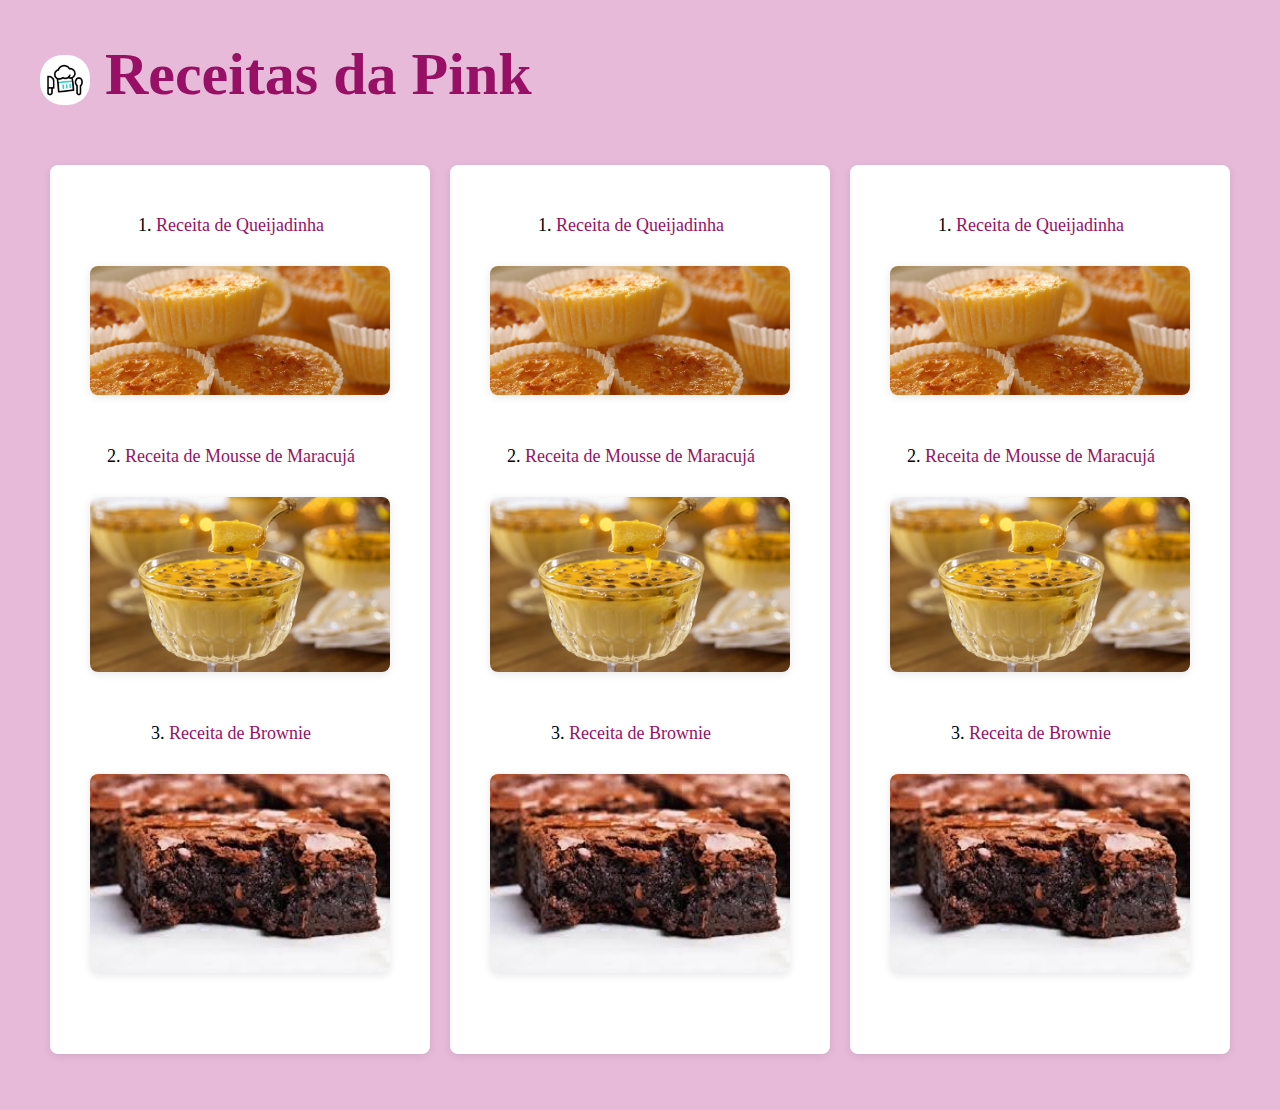
<file: index.html>
<!DOCTYPE html>
<html lang="en">
<head>
    <meta charset="UTF-8">
    <meta name="viewport" content="width=device-width, initial-scale=1.0">
    <title>Receitas da Pink</title>
    <link rel="icon" href="images/chefe-de-cozinha.png" type="image/x-icon">
    <style>
        body {
            font-family: Cupperplate, fantasy;
            margin: 40px;
            background-color: #e8bada;
        }

        h1 {
            color: #971065;
            font-size: 60px;
        }
        .receitas {
            display: flex;
            flex-wrap: wrap;
            justify-content: center;
            gap: 20px;
        }
        ol {
            display:flex;
            flex-direction: column;
            align-items: center;
            background: #fff;
            padding: 40px;
            border-radius: 8px;
            box-shadow: 0 2px 8px rgba(0,0,0,0.1);
            width: 300px;
        }
        li {
            margin: 10px 0;
            font-size: 18px;
        }
        a{
            color: #971065;
            text-decoration: none;
        }
        hr {
            border: none;
            border-top: 1px solid #eee;
            margin: 10px 0;
        }
        .imagens {
            display: flex;
            margin: 20px auto;
            border-radius: 8px;
            box-shadow: 0 2px 8px rgba(0,0,0,0.1);
        }
        .gif {
            width: 50px;
            height: 50px;
            vertical-align: middle;
            border-radius: 45%;
        }

    
        </style>
</head>
<body>
    <h1>
        <img class="gif" src="images/chapeu-de-chef.gif" alt="Pink Icon">
        Receitas da Pink
    </h1>
    <div class="receitas">
    <div class="container">
        <ol>
        <li><a href="queijadinha.html">Receita de Queijadinha</a></li>
        <img class="imagens" src="images/queijadinha.jpg" alt="Queijadinha" width="300">
        <hr>
        <li> <a href="mousse.html">Receita de Mousse de Maracujá</a></li>
        <img class="imagens" src="images/mousse.avif" alt="Mousse de Maracujá" width="300">
        <hr>
        <li><a href="brownie.html">Receita de Brownie</a></li>
        <img class="imagens" src="images/brownie.jpg" alt="Brownie" width="300">
        <hr>
    </ol>
    </div>
    <div class="container">
        <ol>
        <li><a href="queijadinha.html">Receita de Queijadinha</a></li>
        <img class="imagens" src="images/queijadinha.jpg" alt="Queijadinha" width="300">
        <hr>
        <li> <a href="mousse.html">Receita de Mousse de Maracujá</a></li>
        <img class="imagens" src="images/mousse.avif" alt="Mousse de Maracujá" width="300">
        <hr>
        <li><a href="brownie.html">Receita de Brownie</a></li>
        <img class="imagens" src="images/brownie.jpg" alt="Brownie" width="300">
        <hr>
    </ol>
    </div>
    <div class="container">
        <ol>
        <li><a href="queijadinha.html">Receita de Queijadinha</a></li>
        <img class="imagens" src="images/queijadinha.jpg" alt="Queijadinha" width="300">
        <hr>
        <li> <a href="mousse.html">Receita de Mousse de Maracujá</a></li>
        <img class="imagens" src="images/mousse.avif" alt="Mousse de Maracujá" width="300">
        <hr>
        <li><a href="brownie.html">Receita de Brownie</a></li>
        <img class="imagens" src="images/brownie.jpg" alt="Brownie" width="300">
        <hr>
    </ol>
    </div>
    </div>
</body>
</html>
</file>
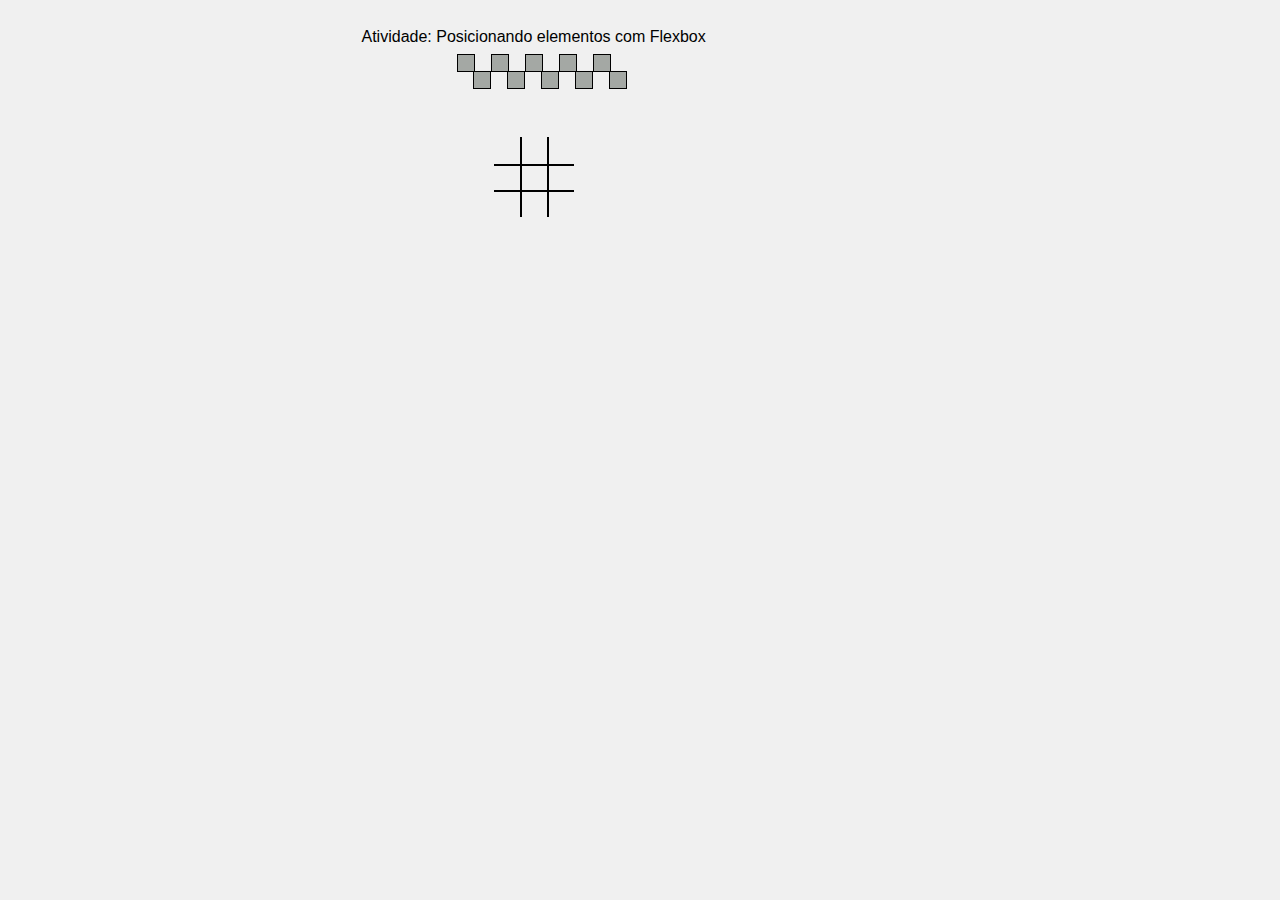
<file: Elementos/index.html>
<!DOCTYPE html>
<html lang="en">
<head>
    <meta charset="UTF-8">
    <meta name="viewport" content="width=device-width, initial-scale=1.0">
    <title>Posicionando Elementos</title>
    <link rel="stylesheet" href="style.css">
</head>
<body>
    <div class="container"> Atividade: Posicionando elementos com Flexbox

        <div>
            <div class="blocos">
                <ul class="bloco"></ul>
                <ul class="bloco"></ul>
                <ul class="bloco"></ul>
                <ul class="bloco"></ul>
                <ul class="bloco"></ul>
            </div>
            <div class="blocos2">
                <ul class="bloco"></ul>
                <ul class="bloco"></ul>
                <ul class="bloco"></ul>
                <ul class="bloco"></ul>
                <ul class="bloco"></ul>
            </div>
        </div>

        <div class="velha">
            <div class="v"></div>
            <div class="v"></div>
            <div class="h"></div>
            <div class="h"></div>
           
        </div>    

    </div>
        
</body>
</html>
</file>
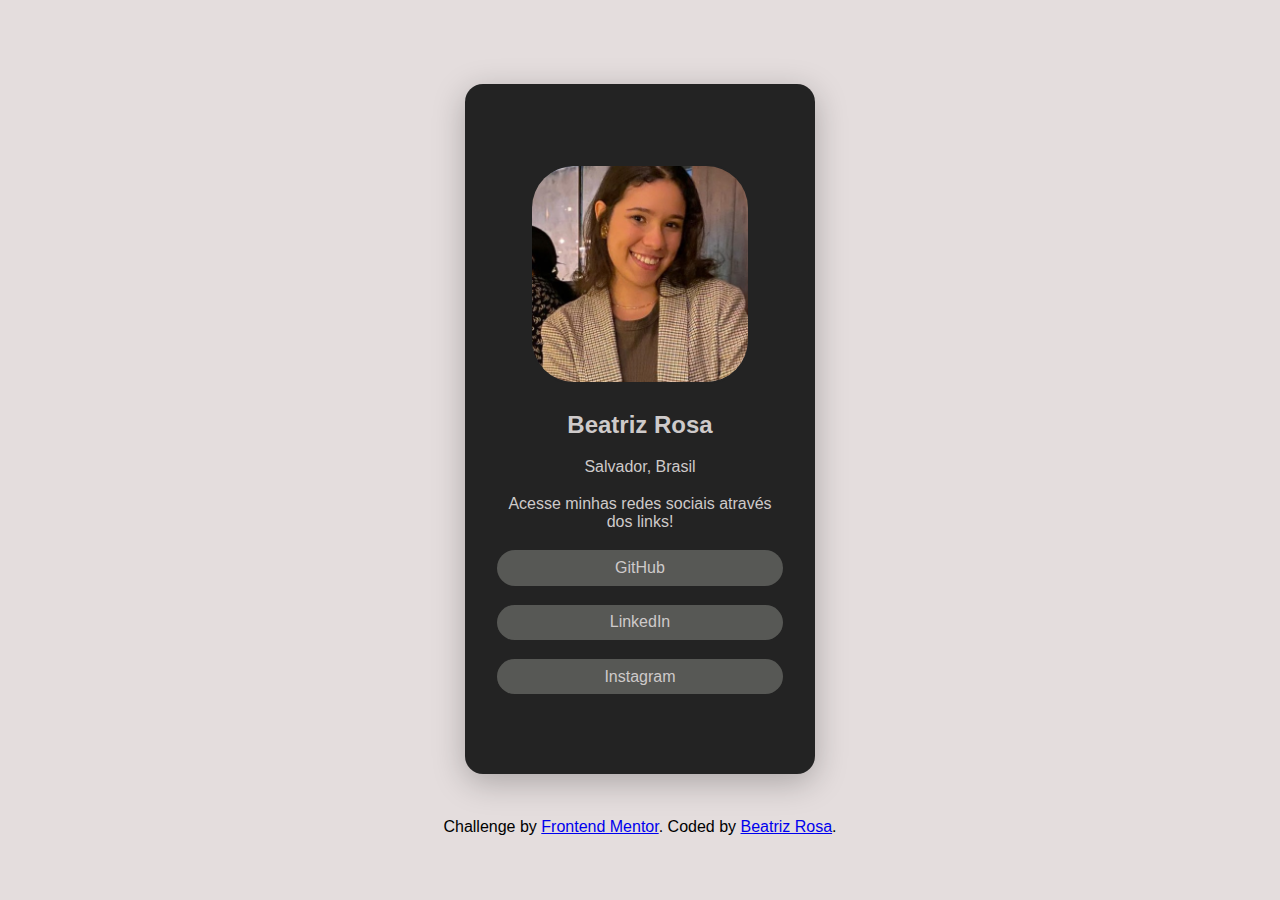
<file: LinkRedeSocial/index.html>
<!DOCTYPE html>
<html lang="en">
<head>
  <meta charset="UTF-8">
  <meta name="viewport" content="width=device-width, initial-scale=1.0">
  <link rel="icon" type="image/png" sizes="32x32" href="usuario.png">
  <title>Frontend Mentor | Social links profile</title>
  <link rel="stylesheet" href="style.css">
</head>
<body>
  <main>
  <div class="profile-card">
    <img src="perfil.jpg" alt="Jessica Randall" class="avatar">
    <h2 class="name">Beatriz Rosa</h2>
    <p class="location">Salvador, Brasil</p>
    <p class="bio">Acesse minhas redes sociais através dos links!</p>
    <a href="https://github.com/beatrizrosaa" class="social-link">GitHub</a>
    <a href="https://www.linkedin.com/in/beatriz-rosa-almeida" class="social-link">LinkedIn</a>
    <a href="#" class="social-link">Instagram</a>
  </div>

  <div class="attribution">
     Challenge by <a href="https://www.frontendmentor.io?ref=challenge" target="_blank">Frontend Mentor</a>. 
    Coded by <a href="#">Beatriz Rosa</a>.
  </div> 
  </main>
 

</body>
</html>
</file>
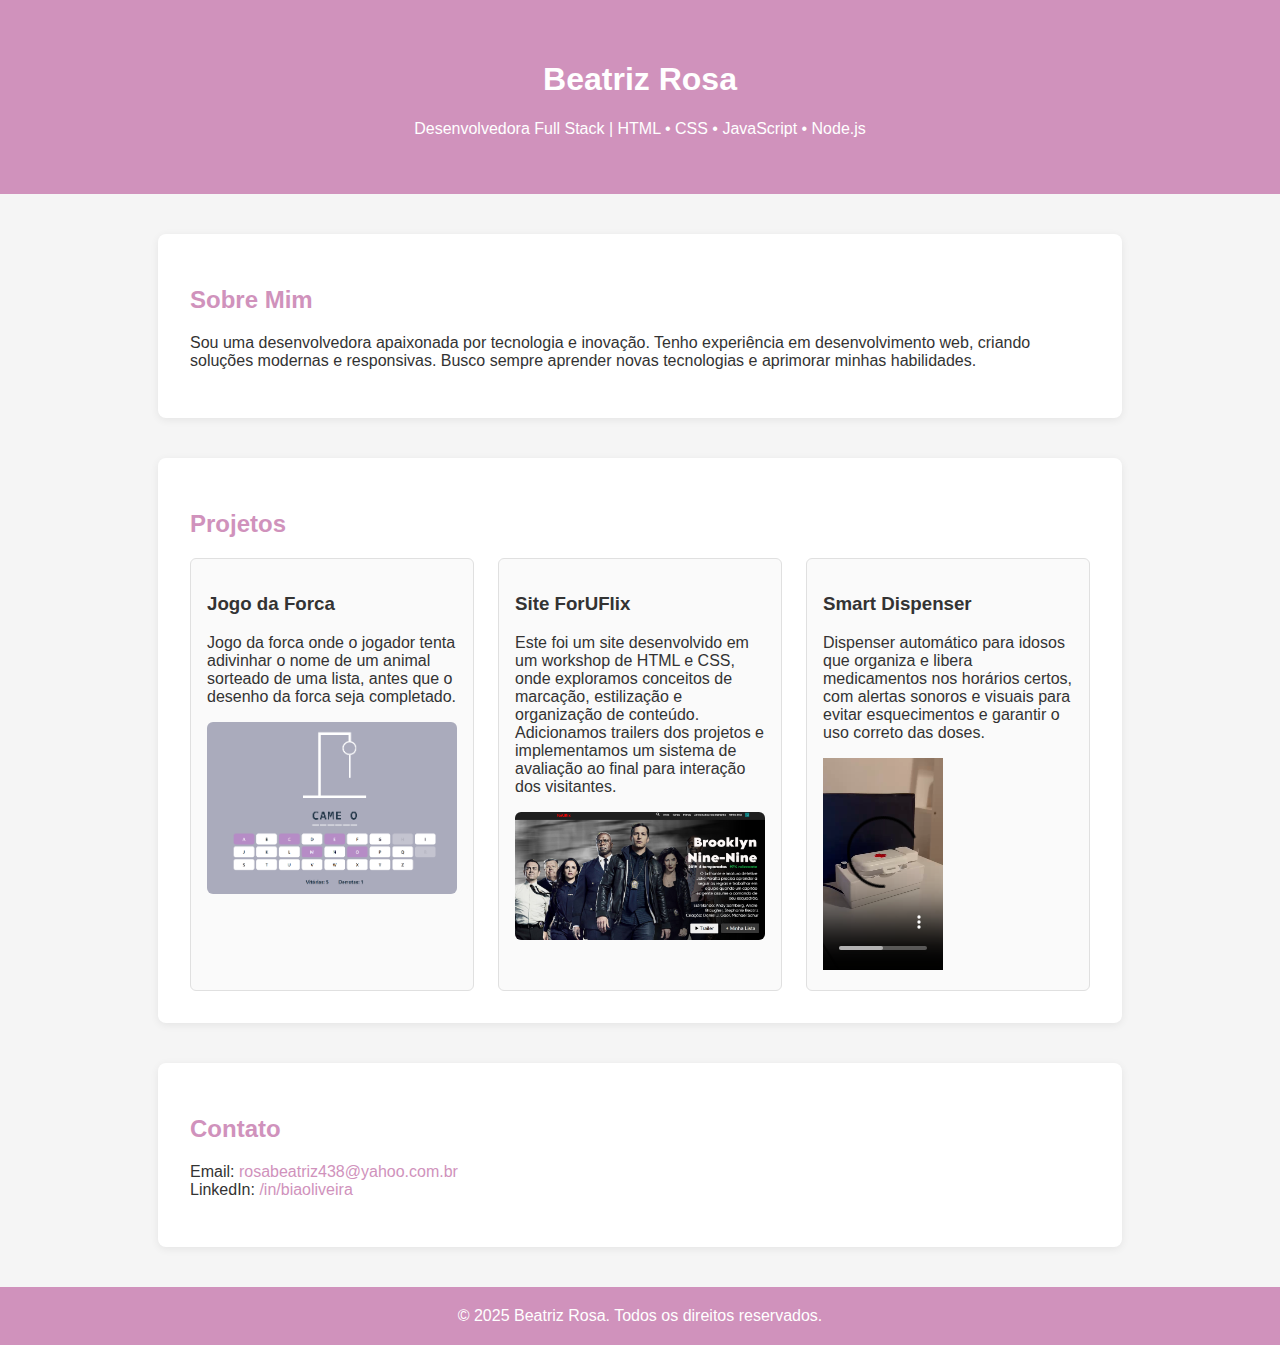
<file: Portifolio/index.html>
<!DOCTYPE html>
<html lang="pt-br">
<head>
    <meta charset="UTF-8">
    <meta name="viewport" content="width=device-width, initial-scale=1.0">
    <title>Portfólio de Bia</title>
    <link rel="icon" href="images/profiles.png" type="image/x-icon">
    <style>
        body {
            font-family: Arial, sans-serif;
            margin: 0; padding: 0;
            background: #f5f5f5;
            color: #333;
        }
        header {
            background: #d092bc;
            color: #fff;
            padding: 40px 0;
            text-align: center;
        }
        section {
            max-width: 900px;
            margin: 40px auto;
            background: #fff;
            padding: 32px;
            border-radius: 8px;
            box-shadow: 0 2px 8px rgba(0,0,0,0.07);
        }
        h2 {
            color: #d092bc;
        }
        .projetos {
            display: grid;
            grid-template-columns: repeat(auto-fit, minmax(250px, 1fr));
            gap: 24px;
        }
        .projeto {
            border: 1px solid #e0e0e0;
            border-radius: 6px;
            padding: 16px;
            background: #fafafa;
        }
        footer {
            text-align: center;
            padding: 20px 0;
            background: #d092bc;
            color: #fff;
            margin-top: 40px;
        }
        a {
            color: #d092bc;
            text-decoration: none;
        }
        a:hover {
            text-decoration: underline;
        }
    </style>
    <style>
        /* Responsividade */
        @media (max-width: 700px) {
            header {
                padding: 24px 0;
            }
            section {
                margin: 20px 8px;
                padding: 16px;
            }
            .projetos {
                grid-template-columns: 1fr;
                gap: 16px;
            }
            h1 {
                font-size: 1.7em;
            }
            h2 {
                font-size: 1.2em;
            }
            .projeto {
                padding: 12px;
            }
            footer {
                padding: 14px 0;
                font-size: 0.95em;
            }
        }
        @media (max-width: 400px) {
            header {
                padding: 14px 0;
            }
            section {
                margin: 10px 2px;
                padding: 8px;
            }
            h1 {
                font-size: 1.2em;
            }
            h2 {
                font-size: 1em;
            }
            .projeto {
                padding: 8px;
            }
            footer {
                font-size: 0.85em;
            }
        }
    </style>
</head>
<body>
    <header>
        <h1>Beatriz Rosa</h1>
        <p>Desenvolvedora Full Stack | HTML • CSS • JavaScript • Node.js</p>
    </header>

    <section>
        <h2>Sobre Mim</h2>
        <p>
            Sou uma desenvolvedora apaixonada por tecnologia e inovação. Tenho experiência em desenvolvimento web, criando soluções modernas e responsivas. Busco sempre aprender novas tecnologias e aprimorar minhas habilidades.
        </p>
    </section>

    <section>
        <h2>Projetos</h2>
        <div class="projetos">
            <div class="projeto">
                <h3>Jogo da Forca</h3>
                <p>Jogo da forca onde o jogador tenta adivinhar o nome de um animal sorteado de uma lista, antes que o desenho da forca seja completado.</p>
                <img src="images/forca2.png" alt="Jogo da Forca" style="width: 100%; border-radius: 6px;">
            </div>
            <div class="projeto">
               <h3>Site ForUFlix</h3>
                <p>Este foi um site desenvolvido em um workshop de HTML e CSS, onde exploramos conceitos de marcação, estilização e organização de conteúdo. Adicionamos trailers dos projetos e implementamos um sistema de avaliação ao final para interação dos visitantes.</p>
                <img src="images/foruflix.png" alt="Jogo da Forca" style="width: 100%; border-radius: 6px;">
            </div>
            <div class="projeto">
                <h3>Smart Dispenser</h3>
                <p>Dispenser automático para idosos que organiza e libera medicamentos nos horários certos, com alertas sonoros e visuais para evitar esquecimentos e garantir o uso correto das doses.</p>
                <video class="video" controls width="120"><source src="images/smartdispenser.mp4" type="video/mp4"></video>
            </div>
        </div>
    </section>

    <section>
        <h2>Contato</h2>
        <p>
            Email: <a href="mailto:rosabeatriz438@yahoo.com.br">rosabeatriz438@yahoo.com.br</a><br>
            LinkedIn: <a href="https://www.linkedin.com/in/beatriz-rosa-almeida/" target="_blank">/in/biaoliveira</a>
        </p>
    </section>

    <footer>
        &copy; 2025 Beatriz Rosa. Todos os direitos reservados.
    </footer>
</body>
</html>
</file>
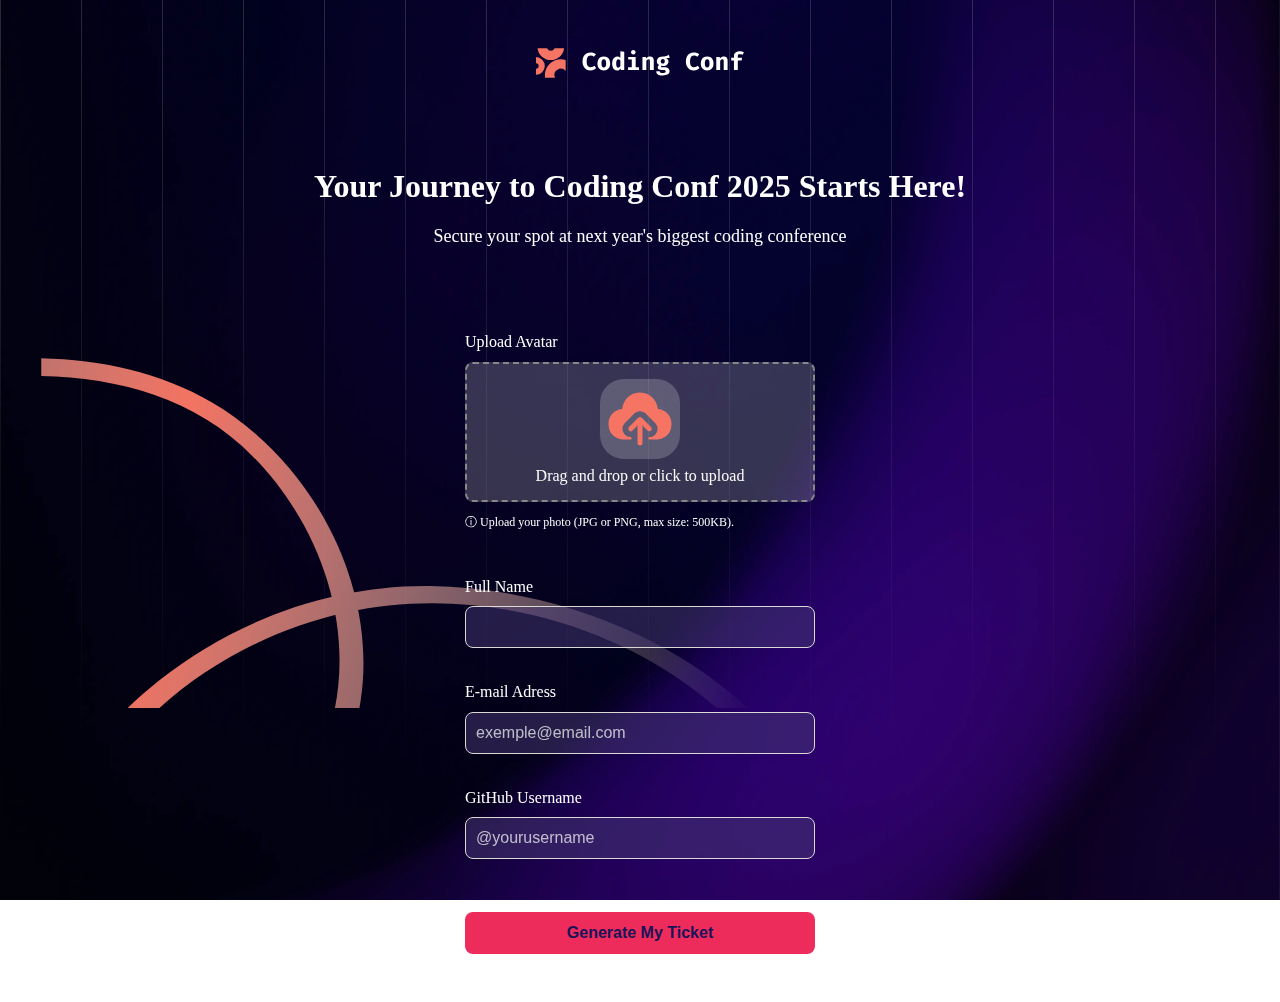
<file: Avaliativa/conference-ticket-generator-main/index.html>
<!DOCTYPE html>
<html lang="en">
<head>
  <meta charset="UTF-8">
  <meta name="viewport" content="width=device-width, initial-scale=1.0"> <!-- displays site properly based on user's device -->

  <link rel="icon" type="image/png" sizes="32x32" href="./assets/images/favicon-32x32.png">
  <link rel="stylesheet" href="style.css">
  <title>Frontend Mentor | Conference ticket generator</title>

  
</head>
<body>

  <!-- Imagens de Backgrownd  -->
  <div class="background">
      <img class="line" src="./assets/images/pattern-lines.svg" alt="Frontend Mentor Logo"> 
      <img class="draw1" src="./assets/images/pattern-squiggly-line-bottom-desktop.svg" alt="Frontend Mentor Logo">
      <img class="draw2" src="./assets/images/pattern-squiggly-line-top.svg" alt="Frontend Mentor Logo">
     
  </div>
  
  <main>
     <img class="logo" src="./assets/images/logo-full.svg" alt="Frontend Mentor Logo">
    <div class="titulo" >
      <h1 class="sr-only">Your Journey to Coding Conf 2025 Starts Here!</h1>
      <h3>Secure your spot at next year's biggest coding conference</h3>
    </div>
    
    <div class="ticket-form">
      <form novalidate>

        <!-- Bloco de upload de avatar -->
         
        <div class="avatar-upload">
          <label for="avatar-input" class="avatar-label"> Upload Avatar
            <div class="avatar-box">
              <input type="file"  id="avatar-input" accept="image/*" required>
              <img id="avatar-preview" src="./assets/images/icon-upload.svg" alt="Pré-visualização do avatar" >  
              Drag and drop or click to upload
            </div>
          </label>
          <p class="avatar-info" >ⓘ Upload your photo (JPG or PNG, max size: 500KB).</p>
        </div>
    
        <!-- Bloco para preencher nome -->
        <div class="form-group">
          <label for="name">Full Name</label>
          <input type="text" id="name" name="name" required>
        </div>
    
        <!-- Bloco para preencher email -->
        <div class="form-group">
          <label for="email">E-mail Adress</label>
          <input type="email" id="email" name="email" required placeholder="exemple@email.com">
        </div>
    
        <!-- Bloco para preencher user do GitHub -->
        <div class="form-group">
          <label for="github">GitHub Username</label>
          <input type="text" id="github" name="github" required placeholder="@yourusername"> 
        </div>
    
        <!-- Botão para gerar ticket -->
        <button type="submit" class="generate-btn">Generate My Ticket</button>
      </form>
    </div>
  </main> 

  <div class="toast-container" aria-live="polite" aria-atomic="true"></div>
  <script src="form.js"></script>
</body>
</html>
</file>
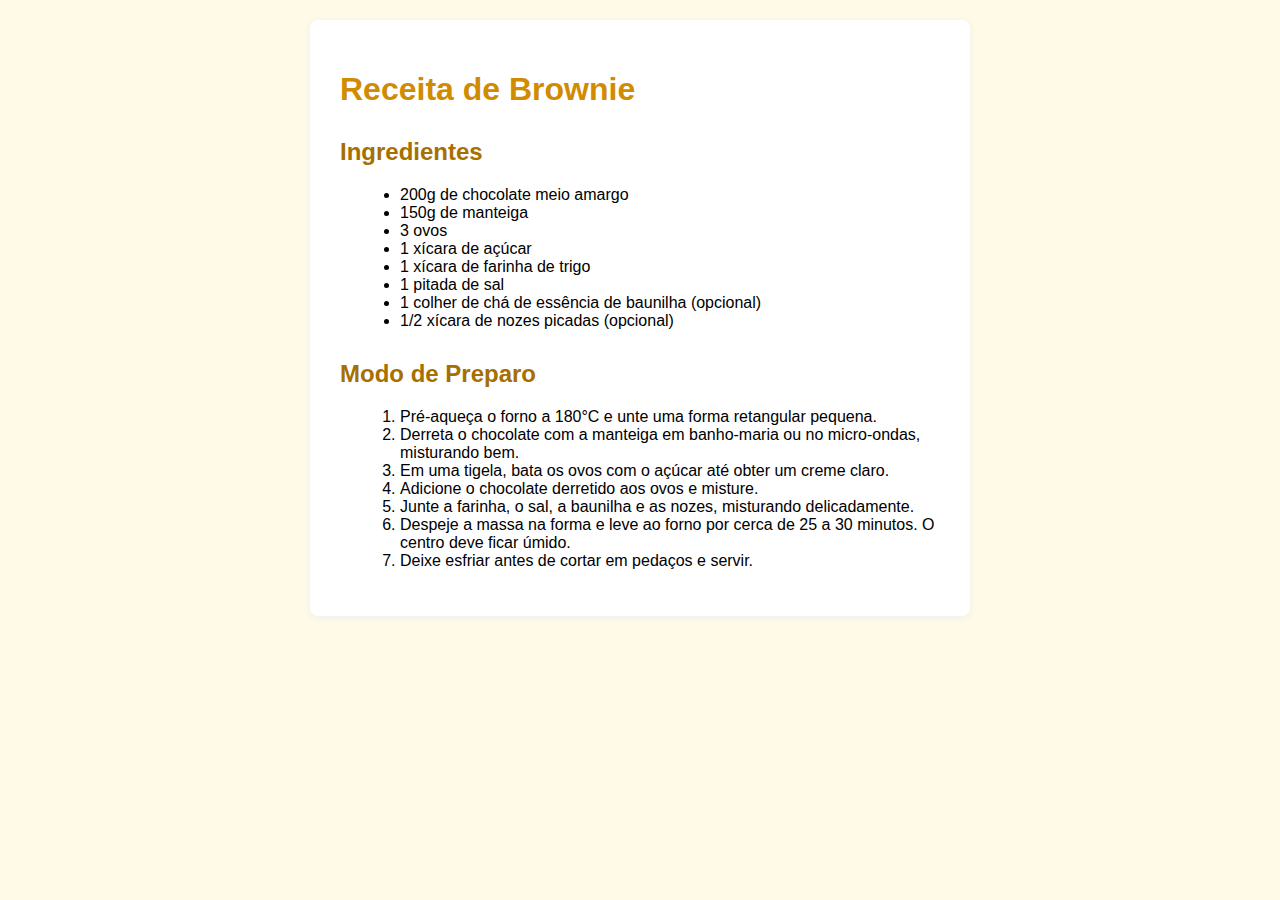
<file: brownie.html>
<!DOCTYPE html>
<html lang="pt-BR">
<head>
    <meta charset="UTF-8">
    <title>Receita de Queijadinha</title>
    <meta name="viewport" content="width=device-width, initial-scale=1.0">
    <style>
        body { font-family: Arial, sans-serif; background: #fffbe7; margin: 0; padding: 20px; }
        .container { max-width: 600px; margin: auto; background: #fff; padding: 30px; border-radius: 8px; box-shadow: 0 2px 8px #eee; }
        h1 { color: #d18b00; }
        h2 { color: #a66f00; margin-top: 30px; }
        ul, ol { margin-left: 20px; }
    </style>
</head>
<body>
    <div class="container">
        <h1>Receita de Brownie</h1>
        <h2>Ingredientes</h2>
        <ul>
            <li>200g de chocolate meio amargo</li>
            <li>150g de manteiga</li>
            <li>3 ovos</li>
            <li>1 xícara de açúcar</li>
            <li>1 xícara de farinha de trigo</li>
            <li>1 pitada de sal</li>
            <li>1 colher de chá de essência de baunilha (opcional)</li>
            <li>1/2 xícara de nozes picadas (opcional)</li>
        </ul>
        <h2>Modo de Preparo</h2>
        <ol>
            <li>Pré-aqueça o forno a 180°C e unte uma forma retangular pequena.</li>
            <li>Derreta o chocolate com a manteiga em banho-maria ou no micro-ondas, misturando bem.</li>
            <li>Em uma tigela, bata os ovos com o açúcar até obter um creme claro.</li>
            <li>Adicione o chocolate derretido aos ovos e misture.</li>
            <li>Junte a farinha, o sal, a baunilha e as nozes, misturando delicadamente.</li>
            <li>Despeje a massa na forma e leve ao forno por cerca de 25 a 30 minutos. O centro deve ficar úmido.</li>
            <li>Deixe esfriar antes de cortar em pedaços e servir.</li>
        </ol>
    </div>
</body>
</html>
</file>
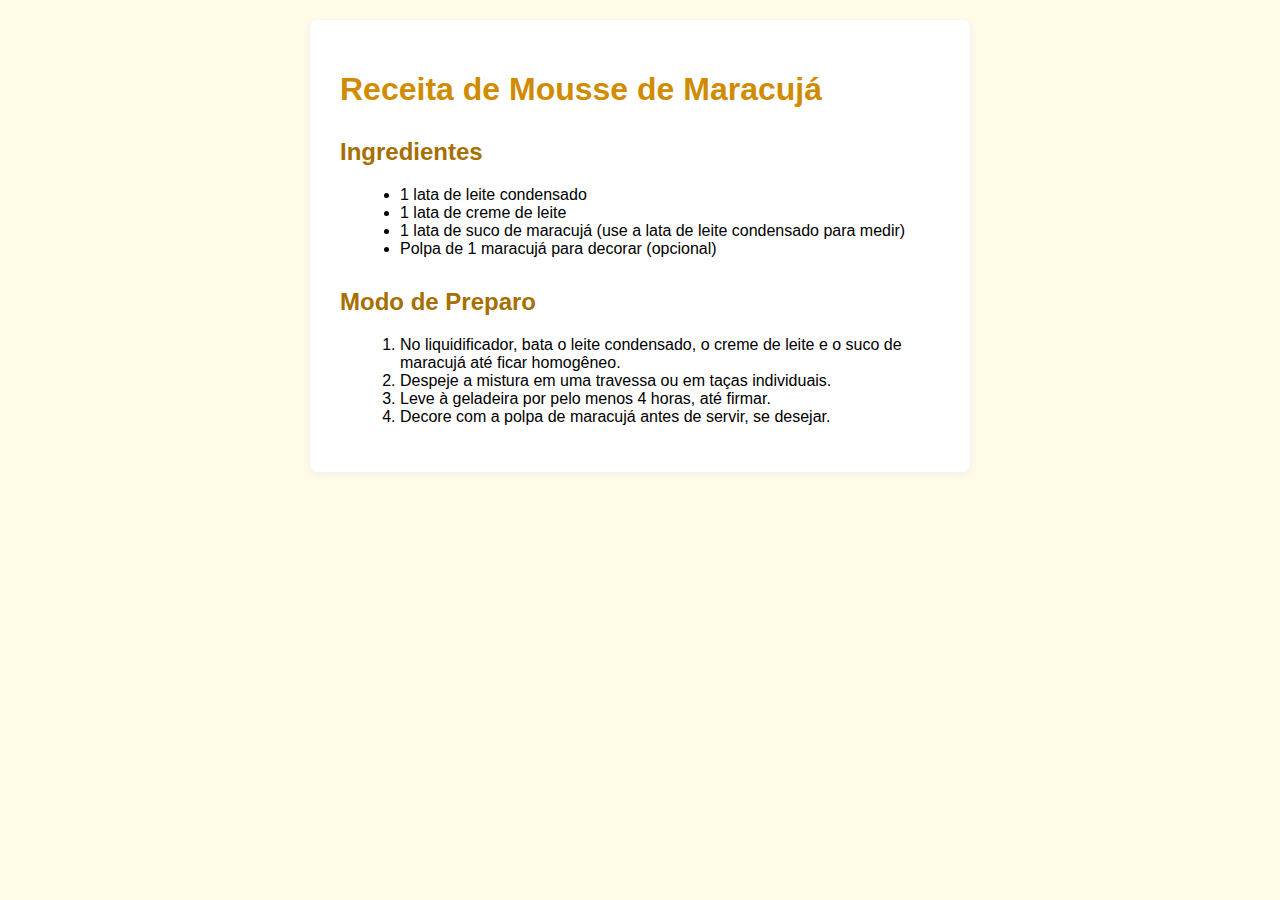
<file: mousse.html>
<!DOCTYPE html>
<html lang="pt-BR">
<head>
    <meta charset="UTF-8">
    <title>Receita de Queijadinha</title>
    <meta name="viewport" content="width=device-width, initial-scale=1.0">
    <style>
        body { font-family: Arial, sans-serif; background: #fffbe7; margin: 0; padding: 20px; }
        .container { max-width: 600px; margin: auto; background: #fff; padding: 30px; border-radius: 8px; box-shadow: 0 2px 8px #eee; }
        h1 { color: #d18b00; }
        h2 { color: #a66f00; margin-top: 30px; }
        ul, ol { margin-left: 20px; }
    </style>
</head>
<body>
    <div class="container">
        <h1>Receita de Mousse de Maracujá</h1>
        <h2>Ingredientes</h2>
        <ul>
            <li>1 lata de leite condensado</li>
            <li>1 lata de creme de leite</li>
            <li>1 lata de suco de maracujá (use a lata de leite condensado para medir)</li>
            <li>Polpa de 1 maracujá para decorar (opcional)</li>
        </ul>
        <h2>Modo de Preparo</h2>
        <ol>
            <li>No liquidificador, bata o leite condensado, o creme de leite e o suco de maracujá até ficar homogêneo.</li>
            <li>Despeje a mistura em uma travessa ou em taças individuais.</li>
            <li>Leve à geladeira por pelo menos 4 horas, até firmar.</li>
            <li>Decore com a polpa de maracujá antes de servir, se desejar.</li>
        </ol>
    </div>
</body>
</html>
</file>
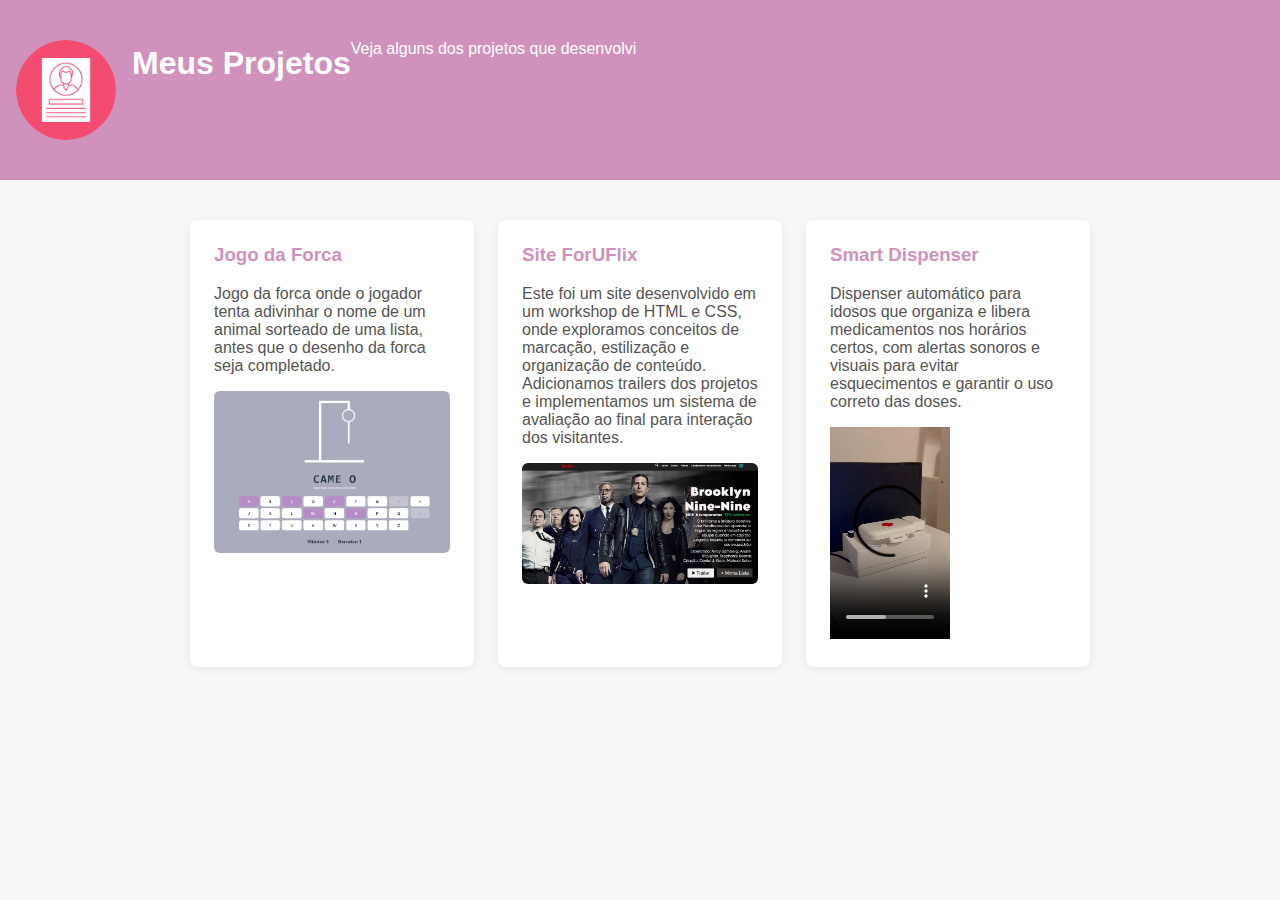
<file: Projetos.html>
<!DOCTYPE html>
<html lang="pt-br">
<head>
    <meta charset="UTF-8">
    <title>Meus Projetos | Portfólio</title>
    <link rel="icon" href="images/profiles.png" type="image/x-icon">
    <meta name="viewport" content="width=device-width, initial-scale=1">
    <style>
        body {
            font-family: Arial, sans-serif;
            background: #f7f7f7;
            margin: 0;
            padding: 0;
        }
        header {
            display: flex;
            background: #d092bc;
            color: #fff;
            padding: 24px 0;
            text-align: center;   
            flex-direction: row;    
        }
        header .perfil-texto {
           display:flex;
           justify-content: space-around;
        }
        .perfil {
            display: block;
            margin: 16px;
            border-radius: 50%;
        }
        main {
            max-width: 900px;
            margin: 40px auto;
            padding: 0 20px;
        }
        h2 {
            color: #333;
            margin-top: 40px;
        }
        .projetos {
            display: grid;
            grid-template-columns: repeat(auto-fit, minmax(260px, 1fr));
            gap: 24px;
            margin-top: 32px;
        }
        .projeto {
            background: #fff;
            border-radius: 8px;
            box-shadow: 0 2px 8px rgba(0,0,0,0.07);
            padding: 24px;
            transition: transform 0.2s;
        }
        .projeto:hover {
            transform: translateY(-4px) scale(1.02);
        }
        .projeto h3 {
            margin-top: 0;
            color: #d092bc;
        }
        .projeto p {
            color: #555;
        }
        .projeto a {
            display: inline-block;
            margin-top: 12px;
            color: #d092bc;
            text-decoration: none;
            font-weight: bold;
        }
        .projeto a:hover {
            text-decoration: underline;
        }
        @media (max-width: 600px) {
            main {
                padding: 0 8px;
            }
        }
    </style>
</head>
<body>
    <header>
        <div>
            <img class="perfil"  href="Portifolio.html" src="images/profiles.png" alt="Perfil" style="width: 100px; border-radius: 50%;"> </img>
            
        </div>
        <div class="perfil-texto">
            <h1>Meus Projetos</h1>
            <p>Veja alguns dos projetos que desenvolvi</p>
        </div>
    </header>
    <main>
        <section class="projetos">
            <div class="projeto">
                <h3>Jogo da Forca</h3>
                <p>Jogo da forca onde o jogador tenta adivinhar o nome de um animal sorteado de uma lista, antes que o desenho da forca seja completado.</p>
                <img src="images/forca2.png" alt="Jogo da Forca" style="width: 100%; border-radius: 6px;">
            </div>
            <div class="projeto">
                <h3>Site ForUFlix</h3>
                <p>Este foi um site desenvolvido em um workshop de HTML e CSS, onde exploramos conceitos de marcação, estilização e organização de conteúdo. Adicionamos trailers dos projetos e implementamos um sistema de avaliação ao final para interação dos visitantes.</p>
                <img src="images/foruflix.png" alt="Jogo da Forca" style="width: 100%; border-radius: 6px;">
            </div>
            <div class="projeto">
                <h3>Smart Dispenser</h3>
                <p>Dispenser automático para idosos que organiza e libera medicamentos nos horários certos, com alertas sonoros e visuais para evitar esquecimentos e garantir o uso correto das doses.</p>
                <video class="video" controls width="120"><source src="images/smartdispenser.mp4" type="video/mp4"></video>
            </div>
           
        </section>
    </main>
</body>
</html>
</file>
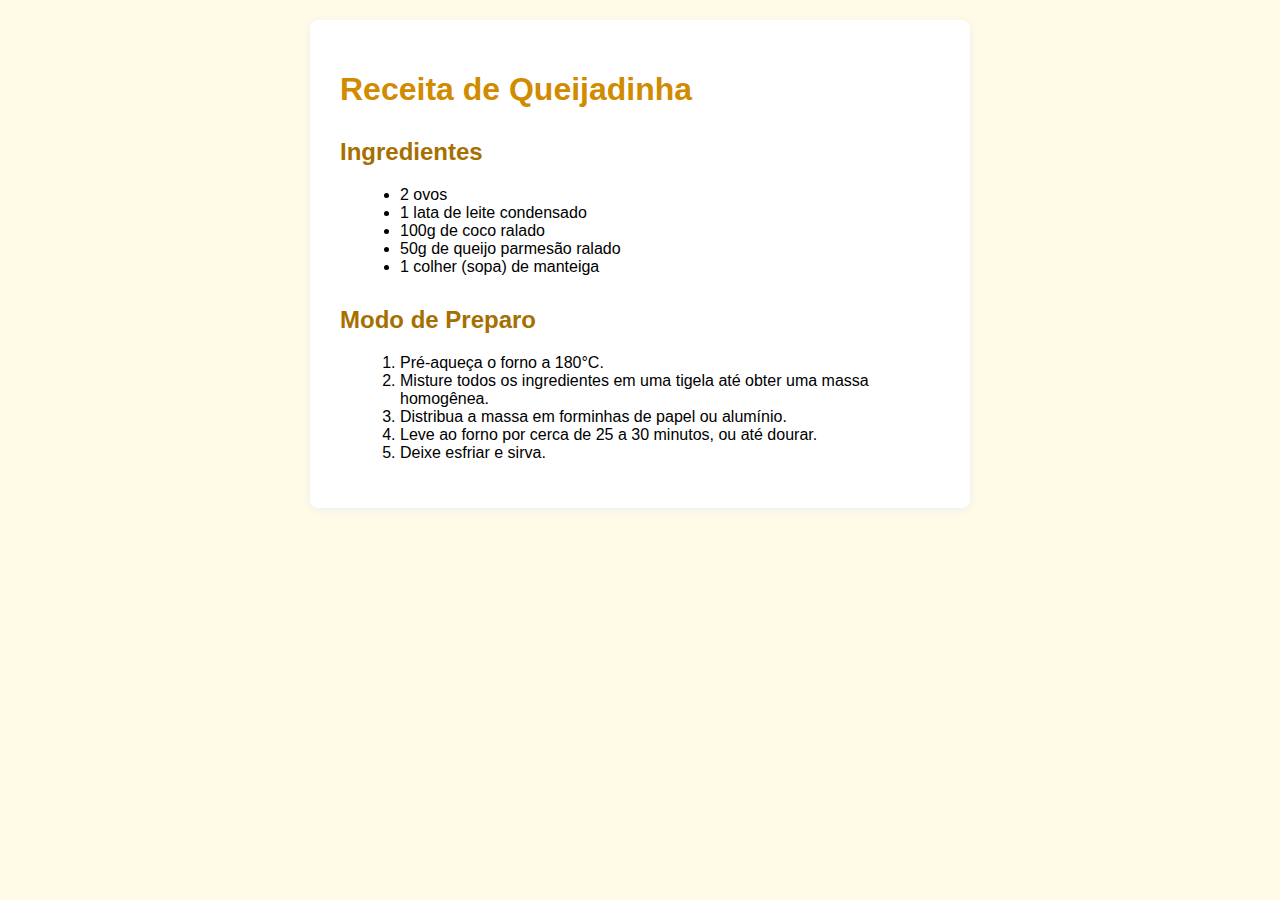
<file: queijadinha.html>
<!DOCTYPE html>
<html lang="pt-BR">
<head>
    <meta charset="UTF-8">
    <title>Receita de Queijadinha</title>
    <meta name="viewport" content="width=device-width, initial-scale=1.0">
    <style>
        body { font-family: Arial, sans-serif; background: #fffbe7; margin: 0; padding: 20px; }
        .container { max-width: 600px; margin: auto; background: #fff; padding: 30px; border-radius: 8px; box-shadow: 0 2px 8px #eee; }
        h1 { color: #d18b00; }
        h2 { color: #a66f00; margin-top: 30px; }
        ul, ol { margin-left: 20px; }
    </style>
</head>
<body>
    <div class="container">
        <h1>Receita de Queijadinha</h1>
        <h2>Ingredientes</h2>
        <ul>
            <li>2 ovos</li>
            <li>1 lata de leite condensado</li>
            <li>100g de coco ralado</li>
            <li>50g de queijo parmesão ralado</li>
            <li>1 colher (sopa) de manteiga</li>
        </ul>
        <h2>Modo de Preparo</h2>
        <ol>
            <li>Pré-aqueça o forno a 180°C.</li>
            <li>Misture todos os ingredientes em uma tigela até obter uma massa homogênea.</li>
            <li>Distribua a massa em forminhas de papel ou alumínio.</li>
            <li>Leve ao forno por cerca de 25 a 30 minutos, ou até dourar.</li>
            <li>Deixe esfriar e sirva.</li>
        </ol>
    </div>
</body>
</html>
</file>
<file: Elementos/style.css>
body{
    background-color: #f0f0f0;
    font-family: Arial, sans-serif;
}

.container{
    display: flex;
    flex-direction: column;
    align-items: center;
    justify-content: center;
    width: 80%;
    
    padding: 20px;
}

.blocos{
    display: flex;
    align-items: center;
    justify-content: center;
}

.blocos2{
    display: flex;
    flex-wrap: wrap;
    justify-content: center;
    margin-left: 33px;
    margin-top: -17px;
}

.bloco{
    width: 16px;
    height: 16px;
    background-color: #a4a8a4;
    padding: 0%;
    border: 1px solid black;
    list-style-type: none;
    margin: 8px;
}

.velha {
      position: relative;
      width: 80px;
      height: 80px;
      margin: 40px auto;
    }

   
.v{
    position: absolute;
    top: 0;
    bottom: 0;
    width: 2px;
    background: black;
    }
.v:nth-child(1) {
    left: 33.3%;
    }
.v:nth-child(2) {
    left: 66.6%;
    }

   
.h {
    position: absolute;
    left: 0;
    right: 0;
    height: 2px;
    background: black;
    }
.h:nth-child(3) {
    top: 33.3%;
    }
.h:nth-child(4) {
    top: 66.6%;
    }
</file>
<file: Avaliativa/conference-ticket-generator-main/style.css>
/* ESTILIZAÇÃO GERAL DE TEMA DAS PÁGINAS (DESKTOP FIRST) */

body {
    display: flex;
    justify-content: center;
    align-items: center;
    
}

.background{
    position: fixed;
    height: 100vh;
    width: 100vw;
    top:0;
    left:0;
    background: url("assets/images/background-desktop.png") no-repeat center center;
    background-size: cover;
    z-index: -1;
   
}


.draw1{
    position: relative;
    bottom: 700px;
    
}

.draw2{
    position: relative;
    bottom: 150%;
    left: 20%;
   
}

.logo{
    margin-bottom: 6%;
}

main {
    display:flex;
    flex-direction: column;
    align-items: center;
    justify-content: center ;
    padding: 40px;
    width: 450px;   
}

h1{
    color: white;
    text-align: center;
}

h3{
    color: white;
    text-align: center;
    font-weight: 400;
    margin-top: 20px;
    font-size: 18px;
}

/* ESTILIZAÇÃO DO FORMULÁRIO */

.ticket-form{
    margin-top:6%;
    display: flex;
    width: 350px;
    align-items: center;
    flex-direction: column;
    color: rgb(255, 255, 255);  
}

form{
    display: flex;
    flex-direction: column;
    gap: 35px;
    width: 100%;
}

form div{
    display: flex;
    flex-direction: column;   
}

input, select{
    height: 40px;
    border-radius: 8px;
    border: 1px solid;
    padding: 0 10px;
    margin-top:3%;
    font-size: 16px;
    background-color: rgba(72, 57, 118, 0.5); 
    border-color: rgb(220, 217, 213);
    color: #ffffff;
    caret-color: #ffffff;
}

input::placeholder {
    color: rgba(255, 255, 255, 0.7);
}

.avatar-box {
    border: 2px dashed #888;
    background: rgba(255,255,255,0.2);
    padding: 10px;
    border-radius: 8px;
    margin-top:3%;
    text-align: center;
    color:rgb(250, 250, 250);
    display: flex;
    flex-direction: column;
    align-items: center;
    justify-content: center;
    gap: 8px;
    min-height: 140px;
    width: 100%;
    box-sizing: border-box;
}

#avatar-preview {
    background: rgba(255,255,255,0.2); 
    width: 80px;
    height: 80px;
    border-radius: 30%;
    object-fit: cover;
    cursor: pointer;
    display: block;
    margin: 0 auto;
    
}

input[type="file"] {
  display: none;  
}

.avatar-info{
    font-size: 12px;
}

.avatar-info.error{
    color: #ff6b6b;
}

.error-text{
    color: #ff6b6b;
    font-size: 12px;
    margin-top: 6px;
}

.error-text.error-text--above{
    margin-top: 0;
    margin-bottom: 6px;
}

.toast-container{
    position: fixed;
    top: 16px;
    right: 16px;
    display: flex;
    flex-direction: column;
    gap: 8px;
    z-index: 9999;
}

.toast{
    background: rgba(0,0,0,0.85);
    color: #fff;
    padding: 10px 14px;
    border-radius: 6px;
    box-shadow: 0 4px 12px rgba(0,0,0,0.2);
    animation: fade-in 200ms ease-out;
}

.toast.toast--error{
    background: #e63946;
}

@keyframes fade-in{
    from{ opacity: 0; transform: translateY(-6px); }
    to{ opacity: 1; transform: translateY(0); }
}

.generate-btn{
    margin-top: 5%;
    background-color: #ed2c5c;
    color: rgb(25, 19, 88);
    border: none;
    border-radius: 8px;
    padding: 12px 20px;
    font-size: 16px;
    font-weight: 600;
    cursor: pointer;
    transition: background-color 0.3s ease;
}



/* ESTILIZAÇÃO DO TICKET GERADO (ticket.html)*/


.main-ticket {
    display:flex;
    flex-direction: column;
    align-items: center;
    justify-content: center ;
    padding: 40px;
    width: 650px;
       
    
}

.ticket{
   position: relative;
   width: 600px; /* ajuste conforme necessário */
   height: auto; 
  /* background: url('./assets/images/pattern-ticket.svg') no-repeat center center; */
  background-size: cover; 
  display: flex;
  align-items: center;
}

.ticket-content{
    background: url('./assets/images/pattern-ticket.svg') no-repeat center center;
    width: 610px;
   height: 400px;

  
}

.titulo-ticket{
    color: white;
    text-align: center;
    font-size: 30px;
    font-weight: 600;
}

.itens{
    display: flex;
    flex-direction: column;
    align-items: center;
    position: relative;
    padding: 20px;
    top: 100px;
    margin-right: 45%;
}

.ticket-logo {
      
      margin-top: -20px;
      width: 160px;
      height: auto;
      margin-left: 40%;
      margin-bottom: 10%;
    }

.ticket-id {
      position: absolute;
      top: 160px;
      right: 32px;
      writing-mode: vertical-rl;
      text-orientation: mixed;
      font-size: 1.1rem;
      font-weight: bold;
      color: #7a74eb;
      letter-spacing: 2px;
    }

.ticket-info {
      display: flex;
      flex-direction: row;
      align-items: center;
      margin-top: 24px;
    }

.ticket-avatar {
      width: 64px;
      height: 64px;
      border-radius: 50%;
      margin-right: 16px;
      object-fit: cover;
      align-self: flex-start;
    }

.ticket-name {
      font-size: 1.1rem;
      font-weight: 600;
      color: #ffffff;
    }

.ticket-github {
      font-size: 0.95rem;
      color: #ffffff;
    }

.ticket-date-location {
      text-align: center;
      margin-top: 16px;
      font-size: 0.98rem;
      color: #fffbfb;
    }




/* =================== MEDIA QUERIES - RESPONSIVIDADE  ================== */
/* Alvos: Nest Hub Max, iPad Air, iPhone 14 Pro Max, Galaxy Z Fold 5   */


/* Breakpoint 1: DESKTOPS MENORES e TABLETS EM PAISAGEM (1280px e abaixo)
  ===================================================================================== */
@media (max-width: 1280px) {
    
    main, .main-ticket {
        width: 90%;
    }

    .draw1, .draw2 {
        transform: scale(0.9);
    }
}


/* Breakpoint 2: TABLETS EM RETRATO (820px e abaixo)
  ===================================================================== */
@media (max-width: 820px) {
    
    
    h1, .titulo-ticket { font-size: 2.2rem; }
    h3 { font-size: 1.1rem; }

    .draw1 { bottom: -80px; left: -120px; transform: scale(0.8); }
    .draw2 { top: -120px; right: -120px; transform: scale(0.8); }

    /* --- Página do Formulário (index.html) --- */
    main {
        max-width: 450px;
    }
    .ticket-form {
        width: 100%;
    }

    /* --- Página do Ticket (ticket.html) --- */
    .main-ticket {
        max-width: 580px;
    }

    .ticket-header { top: 12%; left: 7%; gap: 12px; }
    .ticket-logo { width: 100px; }
    .ticket-date-location { font-size: 0.85rem; }
    .ticket-info { top: 48%; left: 7%; gap: 16px; }
    .ticket-name   { font-size: 1.4rem; }
    .ticket-github { font-size: 1rem; }
    .ticket-avatar { width: 70px; height: 70px; }
    .ticket-id { right: 25px; font-size: 1rem; }
}

/* Breakpoint 3: MOBILE (480px e abaixo) - AJUSTES PARA TICKET.HTML  */
/* =================================================================== */
@media (max-width: 480px) {

    
    .draw1, .draw2, .line {
        display: none;
    }

    main, .main-ticket {
        width: 100%;
        padding: 30px 15px;
    }

    /* --- Página do Formulário (index.html) --- */
    h1 { font-size: 1.6rem; line-height: 1.3; overflow-wrap: break-word; }
    h3 { font-size: 0.95rem; line-height: 1.5; overflow-wrap: break-word; }
    
    form { gap: 20px; }
    .avatar-box { min-height: 120px; padding: 15px; gap: 5px; font-size: 0.9rem; }
    #avatar-preview { width: 60px; height: 60px; }


    /* --- Página do Ticket (ticket.html)  --- */
    .titulo-ticket { 
        font-size: 1.8rem; 
        line-height: 1.2;
        margin-bottom: 10px; 
    }
    .main-ticket h3 { 
        font-size: 0.95rem;
        max-width: 90%; 
        margin: 0 auto 30px auto; 
        line-height: 1.4;
    }

    .ticket {
        width: 90%; 
        max-width: 320px; 
        margin-left: auto; 
        margin-right: auto; 
        margin-top: 40px; 
    }

    .ticket-content {
        
        padding-bottom: unset; 
        min-height: 200px; 
        display: grid; 
        grid-template-columns: 1fr auto; 
        grid-template-rows: auto 1fr; 
        padding: 20px; 
        gap: 15px; 
        position: relative; 
    }

    
    .ticket-header {
        grid-column: 1 / 2; 
        grid-row: 1 / 2;    
        flex-direction: row; 
        align-items: center;
        gap: 10px;
        position: static; 
        transform: none;
        width: auto;
    }
    
    .ticket-info {
        grid-column: 1 / 2;
        grid-row: 2 / 3;    
        flex-direction: row; 
        align-items: center;
        gap: 15px;
        position: static; 
        transform: none;
        width: auto;
        text-align: left; 
    }

    .ticket-user-details { 
        order: unset; 
        align-items: flex-start; 
    }

    .ticket-avatar {
        order: unset; 
        width: 50px; 
        height: 50px;
        border-width: 2px; 
    }

    .ticket-logo {
        width: 90px; 
    }
    .ticket-date-location {
        font-size: 0.75rem; 
    }
    .ticket-name {
        font-size: 1.1rem; 
    }
    .ticket-github {
        font-size: 0.85rem; 
    }


    .ticket-id {
        grid-column: 2 / 3;
        grid-row: 1 / 3;
        position: static; 
        transform: none;
        writing-mode: vertical-rl;
        text-orientation: mixed;
        font-size: 0.9rem; 
        letter-spacing: 1px;
        color: #dcbaff;
        border-left: 1px dashed rgba(255,255,255,0.3); 
        padding-left: 10px;
        display: flex; 
        align-items: center;
        justify-content: center;
        margin: -20px 0 -20px 0; 
    }
}
</file>
<file: LinkRedeSocial/style.css>
/* Reset básico */
* {
  box-sizing: border-box;
  margin: 0;
  padding: 0;
}

body {
  min-height: 100vh;
  background: #e4dddd;
  font-family: 'Inter', Arial, sans-serif;
  display: flex;
  align-items: center;
  justify-content: center;
  flex-direction: column;
}

main{
    display: flex;
    align-items: center;
    justify-content: center;
    flex-direction: column;
    gap: 1.5rem;
}

/* Card central */
.profile-card {
  background: #232323;
  border-radius: 18px;
  box-shadow: 0 8px 32px rgba(0,0,0,0.25);
  margin: 5%;
  padding: 5rem 2rem;
  max-width: 350px;
  width: 100%;
  text-align: center;
  display: flex;
  flex-direction: column;
  gap: 1.2rem;
}

/* Avatar */
.avatar {
  width: 220px;
  height: 220px;
  border-radius: 20%;
  object-fit: cover;
  margin: 0 auto 0.5rem auto;
  border: 2px solid #232323;
}

/* Nome e localização */
.profile-name {
  font-size: 1.4rem;
  font-weight: 600;
  color: #fff;
  margin-bottom: 0.2rem;
}

h2{
   color: #cecaca; 
}

p{
    color: #cecaca;  
}





/* Botões sociais */
.social-link {
  display: flex;
  flex-direction: column;
  gap: 0.7rem;
  text-decoration: none;
  color: #cecaca;  
  background-color: #575855;
  border-radius: 30px;
  padding: 3%;
}

.social-link a {
  background: #2d2d2d;
  color: #fff;
  text-decoration: none;
  font-weight: 500;
  padding: 0.7rem 0;
  border-radius: 8px;
  transition: background 0.2s, color 0.2s;
  font-size: 1rem;
  letter-spacing: 0.02em;
  box-shadow: 0 2px 8px rgba(0,0,0,0.08);
  
}

a:hover {
  background: #966f7e;
  color: #232323;
}

/* Responsivo */
@media (max-width: 500px) {
  .profile-card {
    padding: 1.5rem 0.7rem;
    max-width: 95vw;
  }
  .profile-avatar {
    width: 64px;
    height: 64px;
  }
}
</file>
